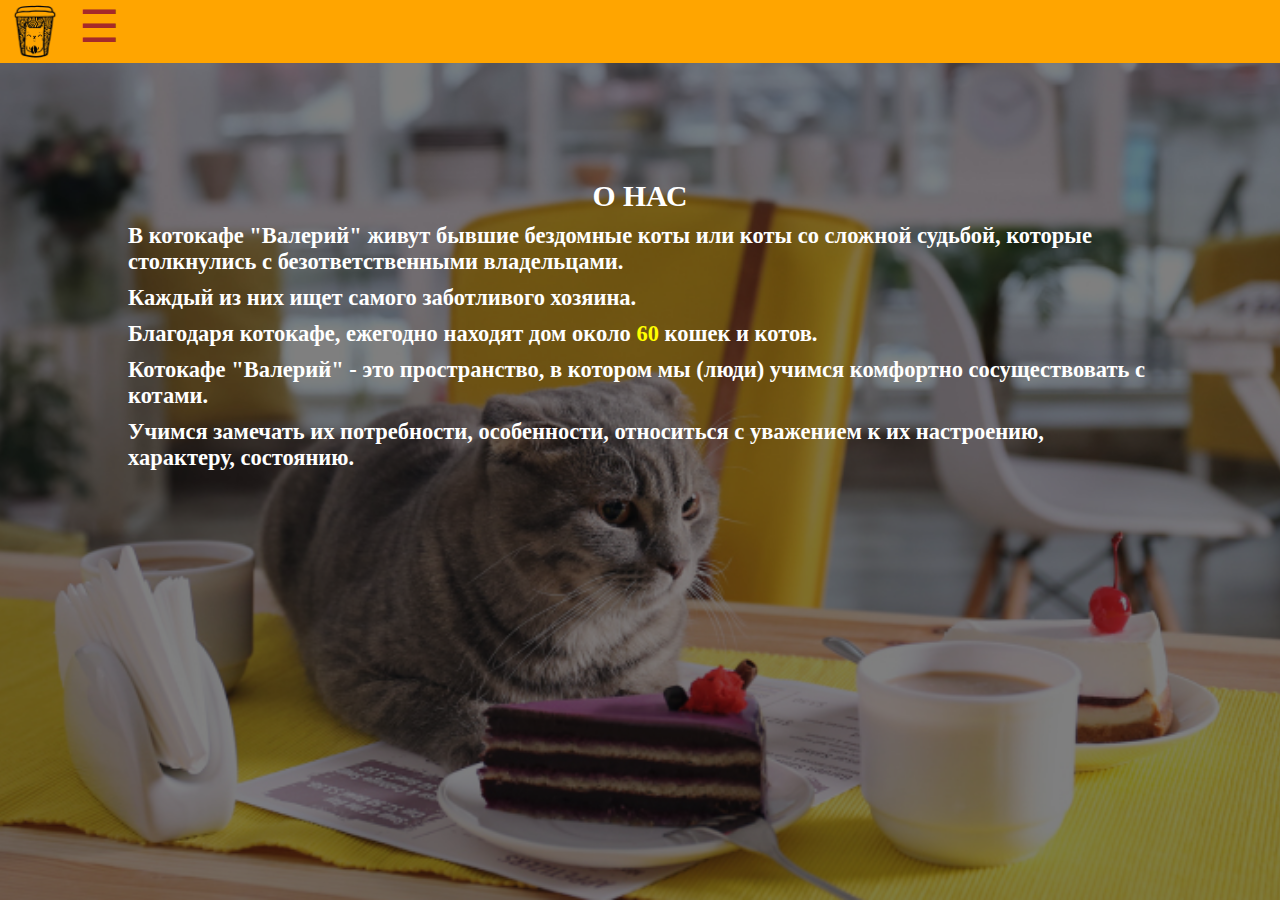
<file: about.html>
<!DOCTYPE html>
<html lang="en">
<head>
    <meta charset="utf-8">
    <meta http-equiv="X-UA-Compatible" content="IE=edge">
    <meta name="viewport" content="width=device-width, initial-scale=1.0">
    <title>Котокафе "Валерий"</title>
    <link href="https://fonts.cdnfonts.com/css/pacifico" rel="stylesheet">
    <link rel="stylesheet" href="static/styles/global.css">
    <link rel="stylesheet" href="static/styles/navbar.css">
    <link rel="stylesheet" href="static/styles/text.css">
    <link rel="stylesheet" href="static/styles/about-back.css">
</head>
<body>

    <div class="navbar">
        <img class="logo" src="static/images/logo.png" alt="Котокафе Валерий" />
        <div class="drop">
            <button class="navbtn">&#9776;</button>
            <div class="navlist" style="font-size: 10px;">
                <a href="https://daxao357.github.io/daxao357/">ГЛАВНАЯ</a>
                <a href="about.html">О НАС</a>
                <a href="prices.html">ЦЕНЫ</a>
                <a href="cats.html">КОТИКИ</a>
            </div>
        </div>
    </div>
    <div class="about-text">
        <div class="centered-text" style="text-align: unset;">
            <div class="animated-text">
                <h1 style="text-align:center;">О НАС</h1>
                <h5>
                    В котокафе "Валерий" живут бывшие бездомные коты или коты со сложной судьбой, которые столкнулись с безответственными владельцами.
                </h5>
                <h5>
                    Каждый из них ищет самого заботливого хозяина.
                </h5>
                <h5>
                    Благодаря котокафе, ежегодно находят дом около <span class="number"> 60 </span> кошек и котов.
</h5>
                <h5>
                    Котокафе "Валерий" - это пространство, в котором мы (люди) учимся комфортно сосуществовать с котами.
                </h5>
                <h5>
                    Учимся замечать их потребности, особенности, относиться с уважением к их настроению, характеру, состоянию.
                </h5>
            </div>
        </div>
    </div>
    <script src="static/js/text-animation.js"></script>
</body>
</html>
</file>
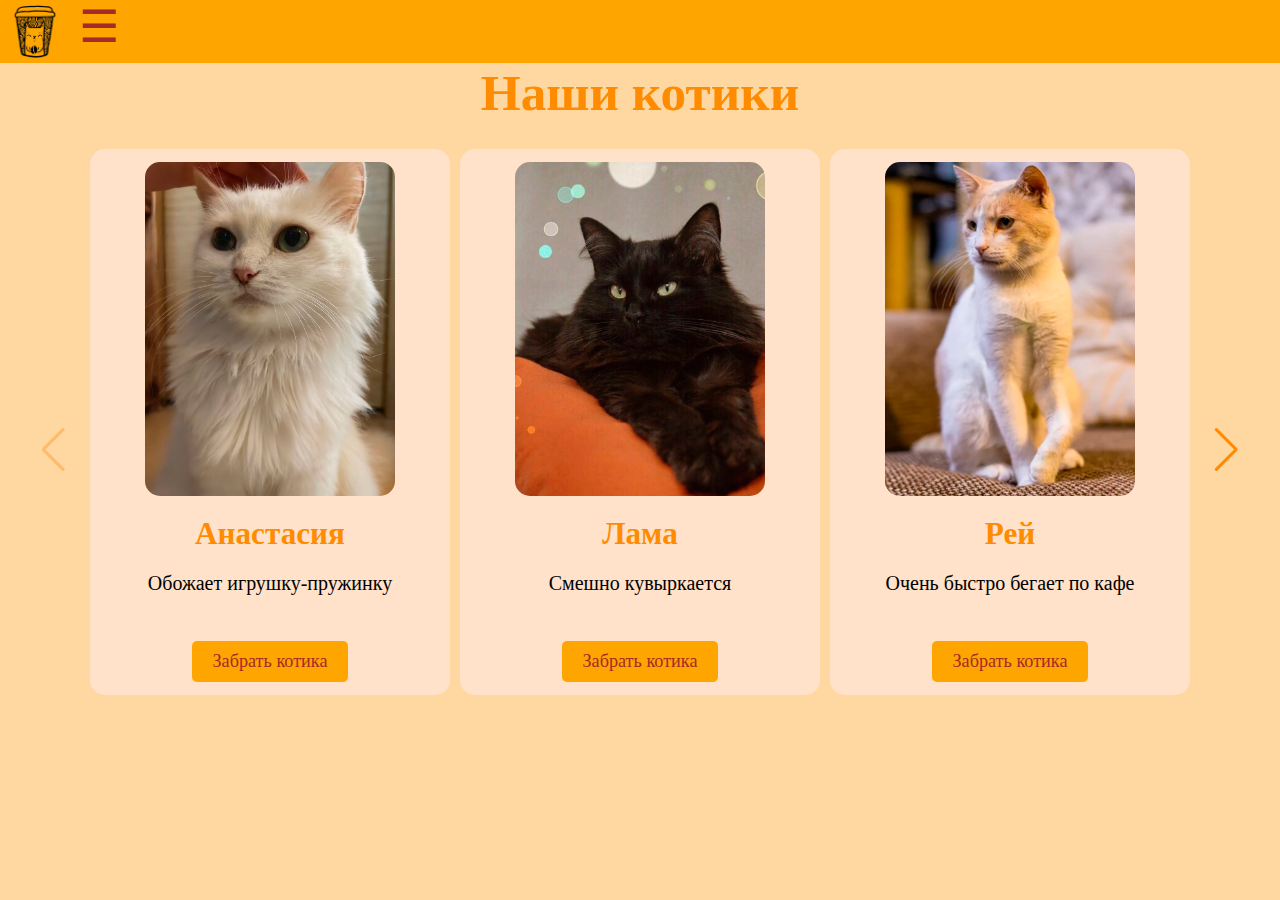
<file: cats.html>
<!DOCTYPE html>
<html lang="en">
<head>
    <meta charset="utf-8">
    <meta http-equiv="X-UA-Compatible" content="IE=edge">
    <meta name="viewport" content="width=device-width, initial-scale=1.0">
    <title>Котокафе "Валерий"</title>
    <link href="https://fonts.cdnfonts.com/css/pacifico" rel="stylesheet">
    <link rel="stylesheet" href="static/styles/global.css">
    <link rel="stylesheet" href="static/styles/navbar.css">
    <link rel="stylesheet" href="static/styles/swiper.css">
    <link rel="stylesheet" href="static/styles/text.css">
    <link rel="stylesheet" href="static/styles/popup.css">
    <link rel="stylesheet"
          href="https://cdn.jsdelivr.net/npm/swiper@11/swiper-bundle.min.css" />
    <script src="https://cdn.jsdelivr.net/npm/swiper@11/swiper-bundle.min.js"></script>
</head>
<body>
    <div class="navbar">
        <img class="logo" src="static/images/logo.png" alt="Котокафе Валерий" />
        <div class="drop">
            <button class="navbtn">&#9776;</button>
            <div class="navlist">
                <a href="https://daxao357.github.io/daxao357/">ГЛАВНАЯ</a>
                <a href="about.html">О НАС</a>
                <a href="prices.html">ЦЕНЫ</a>
                <a href="cats.html">КОТИКИ</a>
            </div>
        </div>
    </div>
    <div class="animated-text">
        <h1 style="margin-top: 0%">Наши котики</h1>
    </div>
    <div class="swiper">
        <div class="swiper-wrapper">

            <!-- Карточка 1 -->
            <div class="swiper-slide">
                <div class="card" onclick="openPopup(this.querySelector('.popup'))">
                    <img src="static/images/cat1.jpg">
                    <h2>Анастасия</h2>
                    <p>Обожает игрушку-пружинку</p>
                    <button class="btn" onclick="openForm(this)">Забрать котика</button>
                    <div class="popup">
                        <div class="popup-content">
                            <h2>Анастасия</h2>
                            <p>Умеет прыгать на высокие полки и ловко ловить игрушки в воздухе.</p>
                            <button class="btn" onclick="openForm(this)">Забрать котика</button>
                        </div>
                    </div>
                </div>
            </div>

            <!-- Карточка 2 -->
            <div class="swiper-slide">
                <div class="card" onclick="openPopup(this.querySelector('.popup'))">
                    <img src="static/images/cat4.jpg">
                    <h2>Лама</h2>
                    <p>Смешно кувыркается</p>
                    <button class="btn" onclick="openForm(this)">Забрать котика</button>
                    <div class="popup">
                        <div class="popup-content">
                            <h2>Лама</h2>
                            <p>Энергичный и игривый котенок. Любит веселые игры.</p>
                            <button class="btn" onclick="openForm(this)">Забрать котика</button>
                        </div>
                    </div>
                </div>
            </div>

            <!-- Карточка 3 -->
            <div class="swiper-slide">
                <div class="card" onclick="openPopup(this.querySelector('.popup'))">
                    <img src="static/images/cat3.jpg">
                    <h2>Рей</h2>
                    <p>Очень быстро бегает по кафе</p>
                    <button class="btn" onclick="openForm(this)">Забрать котика</button>
                    <div class="popup">
                        <div class="popup-content">
                            <h2>Рей</h2>
                            <p>Любит играть с мячиками и прыгать по высоким местам.</p>
                            <button class="btn" onclick="openForm(this)">Забрать котика</button>
                        </div>
                    </div>
                </div>
            </div>

            <!-- Карточка 4 -->
            <div class="swiper-slide">
                <div class="card" onclick="openPopup(this.querySelector('.popup'))">
                    <img src="static/images/cat2.jpg">
                    <h2>Валерий</h2>
                    <p>Самый аристократичный взгляд</p>
                    <button class="btn" onclick="openForm(this)">Забрать котика</button>
                    <div class="popup">
                        <div class="popup-content">
                            <h2>Валерий</h2>
                            <p>Очень умный и ласковый кот. Любит поспать на солнышке.</p>
                            <button class="btn" onclick="openForm(this)">Забрать котика</button>
                        </div>
                    </div>
                </div>
            </div>

        </div>
    </div>
    <div class="swiper-button-prev"></div>
    <div class="swiper-button-next"></div>
    <script src="static/js/swiper.js"></script>
    <script src="static/js/popup.js"></script>
    <script src="static/js/text-animation.js"></script>

</body>
</html>
</file>
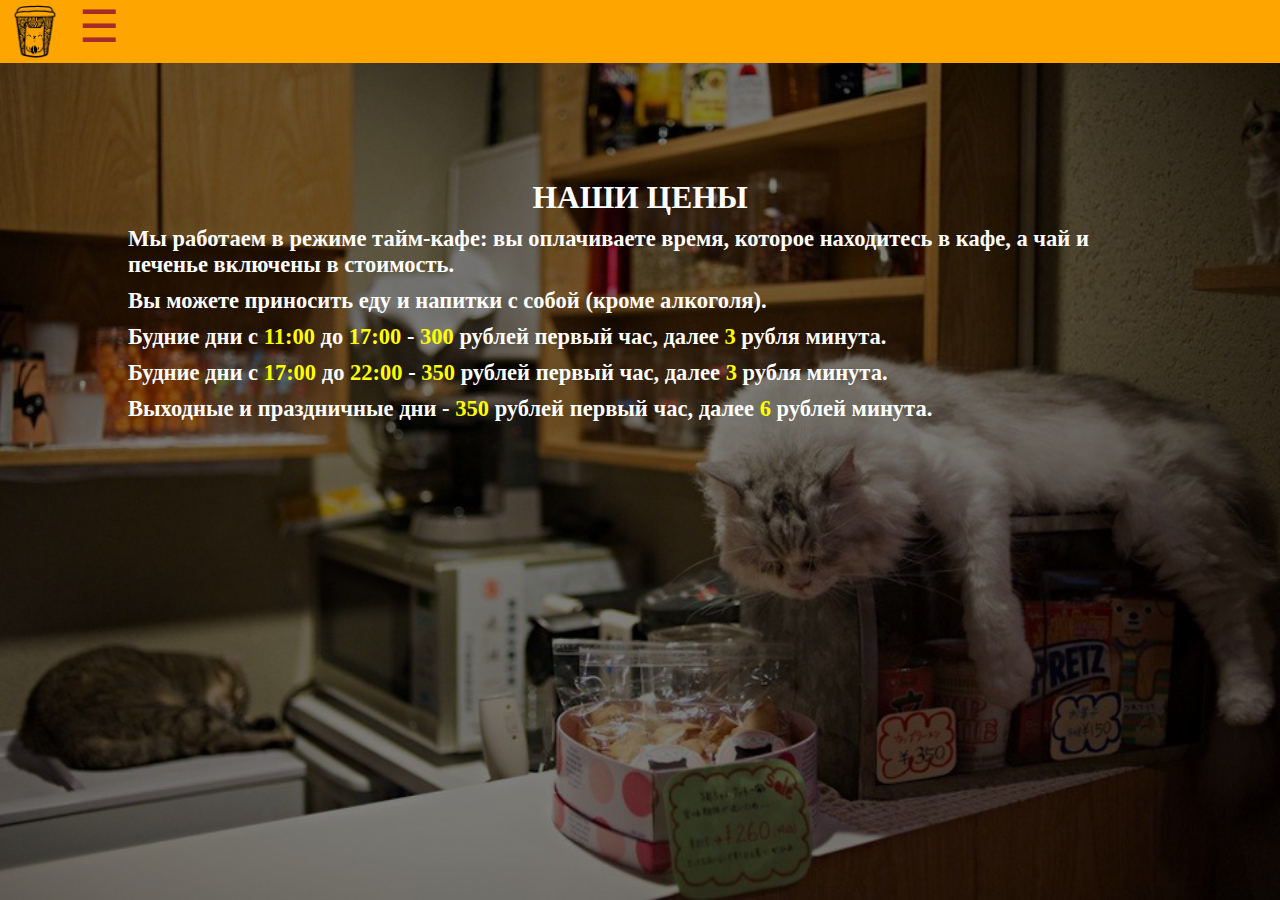
<file: prices.html>
<!DOCTYPE html>
<html lang="en">
<head>
    <meta charset="utf-8">
    <meta http-equiv="X-UA-Compatible" content="IE=edge">
    <meta name="viewport" content="width=device-width, initial-scale=1.0">
    <title>Котокафе "Валерий"</title>
    <link href="https://fonts.cdnfonts.com/css/pacifico" rel="stylesheet">
    <link rel="stylesheet" href="static/styles/global.css">
    <link rel="stylesheet" href="static/styles/navbar.css">
    <link rel="stylesheet" href="static/styles/text.css">
    <link rel="stylesheet" href="static/styles/prices-back.css">
</head>
<body>
    <div class="navbar">
        <img class="logo" src="static/images/logo.png" alt="Котокафе Валерий" />
        <div class="drop">
            <button class="navbtn">&#9776;</button>
            <div class="navlist">
                <a href="https://daxao357.github.io/daxao357/">ГЛАВНАЯ</a>
                <a href="about.html">О НАС</a>
                <a href="prices.html">ЦЕНЫ</a>
                <a href="cats.html">КОТИКИ</a>
            </div>
        </div>
    </div>
    <div class="prices-text">
        <div class="centered-text" style="text-align: unset;">
            <div class="animated-text">
                <h1 style="text-align: center;">НАШИ ЦЕНЫ</h1>
                <h5>
                    Мы работаем в режиме тайм-кафе: вы оплачиваете время, которое находитесь в кафе, а чай и печенье включены в стоимость.
                </h5>
                <h5>    
                    Вы можете приносить еду и напитки с собой (кроме алкоголя).
                </h5>
                <h5>
                    Будние дни с <span class="number"> 11:00 </span> до <span class="number"> 17:00 </span> - <span class="number"> 300 </span> рублей первый час, далее <span class="number"> 3 </span> рубля минута.
                </h5>
                <h5>
                    Будние дни с <span class="number"> 17:00 </span> до <span class="number"> 22:00 </span> - <span class="number"> 350 </span> рублей первый час, далее <span class="number"> 3 </span> рубля минута.
                </h5>
                <h5>
                    Выходные и праздничные дни - <span class="number">350 </span> рублей первый час, далее <span class="number"> 6 </span> рублей минута.
                </h5>
            </div>
        </div>
    </div>
    <script src="static/js/text-animation.js"></script>
</body>
</html>
</file>
<file: static/styles/global.css>
* {

    margin: 0;
    padding: 0;
    text-decoration: none;
}

body {
    background-color: rgb(255, 215, 161);
    font-family: 'Pacifico', italic;
    font-size: 34px;
    height: 100vh;
    margin: 0;
}

a.number {
    color: yellow;
    text-decoration: none;
}

a.number:hover {
    text-decoration: underline;
}

.current-time {
    font-size: 4vh;
}
</file>
<file: static/styles/navbar.css>
.navbar {
    height: 7vh;
    display: flex;
    background-color: orange;
}

.navlist {
    display: flex;
    height: 7vh;
    background-color: orange;
}

.navlist a {
    text-decoration: none;
    font-size: 3vh;
    display: block;
    padding-right: 1em;
    padding-left: 1em;
    color: brown;
    margin: auto;
    white-space: nowrap;

}

.navlist a:hover {
    background-color: blanchedalmond;
}

.navbtn{
    display: none;
}

.logo {
    max-width: 6vh;
    max-height: 6vh;
    display: block;
    padding-left: 0.1em;
    padding-right: 0.1em;
    margin: 5px;
}

@media (max-width: 1320px) {
    body {
        font-size: 30px;
    }

    .navbtn {
        font-size: 5vh;
        padding-inline: 10px;
        padding-bottom: 0px;
        border: none;
        background-color: orange;
        color: brown;
        display: block;
        cursor: pointer;
    }

    .navlist {
        display: none;
    }

    .drop:hover .navlist {
        flex-direction: column;
        display: block;
        position: absolute;
        background-color: orange;
        z-index: 3;
        font-size: 20px;
        height: 1em;
        margin: -1px;
    }

    .drop:hover .navlist > * {
        background-color: orange;
    }

}
</file>
<file: static/styles/text.css>
@font-face {
    font-family: 'PacificoRegular';
    src: url('../fonts/PacificoRegular.ttf') format('truetype');
    font-weight: normal;
    font-style: normal;
}

.video-text {
    color: white;
    z-index: 2;
}

.video-text h1 {
    margin: 0;
    display: flex;
    justify-content: center;
    align-items: center;
    height: 100%;
}

.animated-text {
    font-size: 4vw;
}

.centered-text {
    color: white;
    text-align: center;
    position: absolute;
    top: 50%;
    left: 50%;
    transform: translate(-50%, -50%);
}

.about-text .centered-text {
    left: 10%;
    transform: unset;
    top: 20%;
    max-width: 80%;
}

.prices-text .centered-text {
    left: 10%;
    transform: unset;
    top: 20%;
    max-width: 80%;
}

.about-text .centered-text h5 {
    font-size: 2.5vh;
}

.about-text .centered-text h1 {
    font-size: 3.3vh;
}

.prices-text .centered-text h5 {
    font-size: 2.5vh;
}

.prices-text .centered-text h1 {
    font-size: 3.5vh;
}

@media (max-width: 1250px) {
    .about-text .centered-text h5 {
        font-size: 2vh;
    }

    .about-text .centered-text h1 {
        font-size: 3vh;
    }

    .prices-text .centered-text h5 {
        font-size: 2vh;
    }

    .prices-text .centered-text h1 {
        font-size: 3vh;
    }
}

@media (max-width: 500px) {
    .about-text .centered-text h5 {
        font-size: 2vh;
    }

    .about-text .centered-text h1 {
        font-size: 3vh;
    }

    .prices-text .centered-text h5 {
        font-size: 2vh;
    }

    .prices-text .centered-text h1 {
        font-size: 3vh;
    }
}


.video-text .centered-text {
    white-space: nowrap;
}


.animated-text {
    opacity: 0;
    transform: translateY(20px);
    transition: opacity 1s, transform 1s;
}


@media (min-width: 1000px) {

    .video-text .centered-text .animated-text h1 {
        font-size: 5vh !important;
    }

    .video-text .centered-text .animated-text h3 {
        font-size: 4vh !important;
    }

    .video-text .centered-text .animated-text h5 {
        font-size: 3vh !important;
    }
}

.video-text .centered-text .animated-text h1 {
    font-size: 4vh;
}

.video-text .centered-text .animated-text h3 {
    font-size: 3vh;
}

.video-text .centered-text .animated-text h5 {
    font-size: 2vh;
}

.animated-text.show {
    opacity: 1;
    transform: translateY(0);
}

.centered-text h5 {
    margin-top: 10px;
}

.centered-text span {
    color: yellow;
}
</file>
<file: static/styles/about-back.css>
body {
    background-image: url('../images/background2.jpg');
    background-size: cover;
    background-position: center;
}
body::before {
    content: "";
    position: absolute;
    top: 0;
    right: 0;
    bottom: 0;
    left: 0;
    background: rgba(0, 0, 0, 0.5);
    z-index: -9;
}
</file>
<file: static/styles/popup.css>
.popup {
    display: none;
    position: fixed;
    top: 0;
    left: 0;
    width: 100%;
    height: 100%;
    background: rgba(0, 0, 0, 0.7);
    justify-content: center;
    align-items: center;
    z-index: 999;
}

.popup-content {
    text-align: center;
    background: #fff;
    padding: 20px;
    border-radius: 10px;
}

.popup img {
    max-width: 100%;
    border-radius: 5px;
}

.popup-content p {
    padding: 20px;
}

.popup.show {
    display: flex;
}
</file>
<file: static/styles/prices-back.css>
body {
    background-image: url('../images/background.jpeg');
    background-size: cover;
    background-position: center;
}
body::before {
    content: "";
    position: absolute;
    top: 0;
    right: 0;
    bottom: 0;
    left: 0;
    background: rgba(0, 0, 0, 0.5);
    z-index: -9;
}
</file>
